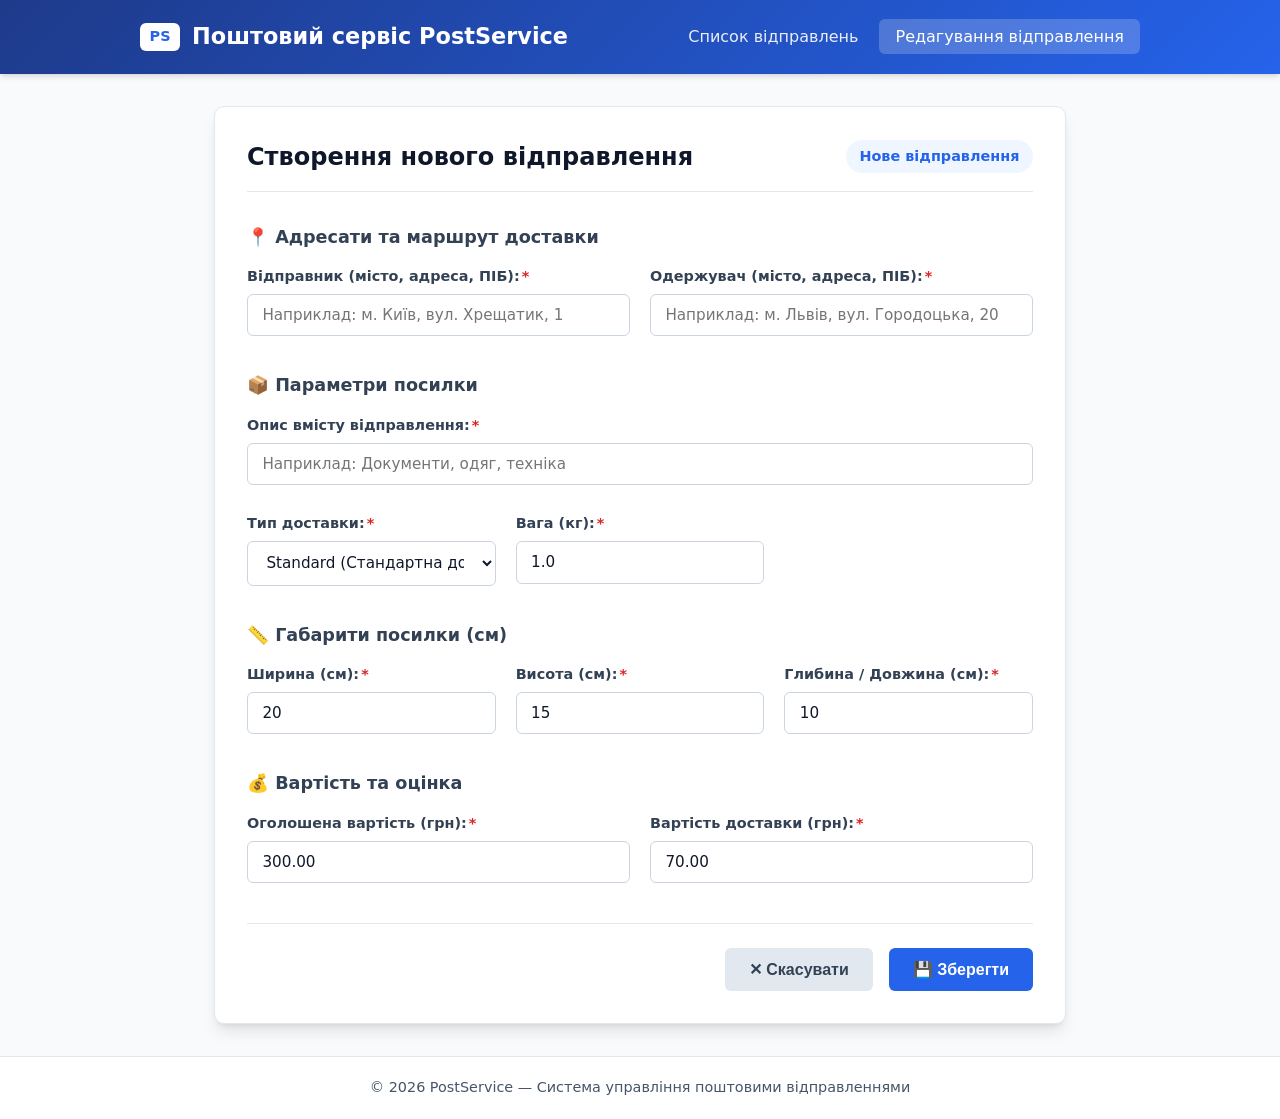
<file: edit.html>
<!DOCTYPE html>
<html lang="uk">
<head>
    <meta charset="UTF-8">
    <meta name="viewport" content="width=device-width, initial-scale=1.0">
    <title>Редагування поштового відправлення — PostService</title>
    <link rel="stylesheet" href="style.css">
</head>
<body>

    <!-- 1. Заголовок сайту -->
    <header class="site-header">
        <div class="header-container">
            <a href="index.html" class="logo">
                <span class="logo-badge">PS</span>
                <span>Поштовий сервіс PostService</span>
            </a>
            <nav class="nav-links">
                <a href="index.html">Список відправлень</a>
                <a href="edit.html" class="active">Редагування відправлення</a>
            </nav>
        </div>
    </header>

    <!-- Основна частина сторінки -->
    <main class="main-content">
        <div class="card">
            <!-- 2. Назва сторінки -->
            <div class="page-title-block">
                <h1 class="page-title" id="pageTitleText">Редагування поштового відправлення</h1>
                <span class="item-id-badge" id="shipmentBadge">Завантаження...</span>
            </div>

            <!-- Блок для повідомлення про статус збереження/помилку сервера -->
            <div id="statusAlert" class="alert"></div>

            <!-- 3. Форма для вводу даних -->
            <form id="postingForm" novalidate>
                <input type="hidden" id="postingId" name="id" value="0">

                <!-- Секція: Маршрут та адресати -->
                <div class="form-section">
                    <h3 class="section-subtitle">📍 Адресати та маршрут доставки</h3>
                    <div class="form-grid">
                        <div class="form-group">
                            <label for="fromInput">Відправник (місто, адреса, ПІБ):<span class="required-star">*</span></label>
                            <input type="text" id="fromInput" name="from" placeholder="Наприклад: м. Київ, вул. Хрещатик, 1">
                            <span class="error-message" id="fromError"></span>
                        </div>

                        <div class="form-group">
                            <label for="toInput">Одержувач (місто, адреса, ПІБ):<span class="required-star">*</span></label>
                            <input type="text" id="toInput" name="to" placeholder="Наприклад: м. Львів, вул. Городоцька, 20">
                            <span class="error-message" id="toError"></span>
                        </div>
                    </div>
                </div>

                <!-- Секція: Параметри відправлення -->
                <div class="form-section">
                    <h3 class="section-subtitle">📦 Параметри посилки</h3>
                    <div class="form-grid">
                        <div class="form-group full-width">
                            <label for="contentInput">Опис вмісту відправлення:<span class="required-star">*</span></label>
                            <input type="text" id="contentInput" name="content" placeholder="Наприклад: Документи, одяг, техніка">
                            <span class="error-message" id="contentError"></span>
                        </div>

                        <div class="form-group">
                            <label for="deliveryTypeSelect">Тип доставки:<span class="required-star">*</span></label>
                            <select id="deliveryTypeSelect" name="deliveryType">
                                <option value="0">Standard (Стандартна доставка)</option>
                                <option value="1">Courier (Кур'єрська доставка)</option>
                                <option value="2">Express (Експрес-доставка)</option>
                            </select>
                            <span class="error-message" id="deliveryTypeError"></span>
                        </div>

                        <div class="form-group">
                            <label for="weightInput">Вага (кг):<span class="required-star">*</span></label>
                            <input type="number" id="weightInput" name="weight" step="0.01" min="0.01" max="1000" placeholder="0.5">
                            <span class="error-message" id="weightError"></span>
                        </div>
                    </div>
                </div>

                <!-- Секція: Габарити -->
                <div class="form-section">
                    <h3 class="section-subtitle">📏 Габарити посилки (см)</h3>
                    <div class="form-grid">
                        <div class="form-group">
                            <label for="widthInput">Ширина (см):<span class="required-star">*</span></label>
                            <input type="number" id="widthInput" name="width" min="1" max="300" placeholder="20">
                            <span class="error-message" id="widthError"></span>
                        </div>

                        <div class="form-group">
                            <label for="heightInput">Висота (см):<span class="required-star">*</span></label>
                            <input type="number" id="heightInput" name="height" min="1" max="300" placeholder="15">
                            <span class="error-message" id="heightError"></span>
                        </div>

                        <div class="form-group">
                            <label for="depthInput">Глибина / Довжина (см):<span class="required-star">*</span></label>
                            <input type="number" id="depthInput" name="depth" min="1" max="300" placeholder="10">
                            <span class="error-message" id="depthError"></span>
                        </div>
                    </div>
                </div>

                <!-- Секція: Вартість -->
                <div class="form-section">
                    <h3 class="section-subtitle">💰 Вартість та оцінка</h3>
                    <div class="form-grid">
                        <div class="form-group">
                            <label for="valueInput">Оголошена вартість (грн):<span class="required-star">*</span></label>
                            <input type="number" id="valueInput" name="value" step="0.01" min="0" placeholder="500.00">
                            <span class="error-message" id="valueError"></span>
                        </div>

                        <div class="form-group">
                            <label for="priceInput">Вартість доставки (грн):<span class="required-star">*</span></label>
                            <input type="number" id="priceInput" name="price" step="0.01" min="0" placeholder="75.00">
                            <span class="error-message" id="priceError"></span>
                        </div>
                    </div>
                </div>

                <!-- 4. Дві кнопки: Зберегти та Скасувати -->
                <div class="form-actions">
                    <button type="button" id="btnCancel" class="btn btn-secondary">
                        ✕ Скасувати
                    </button>
                    <button type="button" id="btnSave" class="btn btn-primary">
                        💾 Зберегти
                    </button>
                </div>
            </form>
        </div>
    </main>

    <!-- Футер -->
    <footer class="site-footer">
        <p>© 2026 PostService — Система управління поштовими відправленнями</p>
    </footer>

    <!-- Скрипт з обробниками change, input, click та валідацією -->
    <script src="edit.js"></script>
</body>
</html>
</file>
<file: style.css>
:root {
    --primary: #2563eb;
    --primary-hover: #1d4ed8;
    --primary-light: #eff6ff;
    --success: #16a34a;
    --danger: #dc2626;
    --danger-light: #fef2f2;
    --gray-50: #f8fafc;
    --gray-100: #f1f5f9;
    --gray-200: #e2e8f0;
    --gray-300: #cbd5e1;
    --gray-600: #475569;
    --gray-700: #334155;
    --gray-800: #1e293b;
    --gray-900: #0f172a;
    --radius: 10px;
    --shadow: 0 4px 6px -1px rgba(0, 0, 0, 0.1), 0 2px 4px -2px rgba(0, 0, 0, 0.1);
    --shadow-lg: 0 10px 15px -3px rgba(0, 0, 0, 0.1), 0 4px 6px -4px rgba(0, 0, 0, 0.1);
}

* {
    box-sizing: border-box;
    margin: 0;
    padding: 0;
}

body {
    font-family: 'Segoe UI', system-ui, -apple-system, sans-serif;
    background-color: var(--gray-50);
    color: var(--gray-800);
    line-height: 1.5;
    min-height: 100vh;
    display: flex;
    flex-direction: column;
}

/* Шапка сайту */
.site-header {
    background: linear-gradient(135deg, #1e3a8a, #2563eb);
    color: white;
    padding: 1.25rem 2rem;
    box-shadow: var(--shadow);
}

.header-container {
    max-width: 1000px;
    margin: 0 auto;
    display: flex;
    justify-content: space-between;
    align-items: center;
}

.logo {
    display: flex;
    align-items: center;
    gap: 0.75rem;
    font-size: 1.4rem;
    font-weight: 700;
    text-decoration: none;
    color: white;
}

.logo-badge {
    background: white;
    color: var(--primary);
    padding: 0.2rem 0.6rem;
    border-radius: 6px;
    font-size: 0.9rem;
    font-weight: 800;
}

.nav-links a {
    color: rgba(255, 255, 255, 0.9);
    text-decoration: none;
    font-weight: 500;
    padding: 0.5rem 1rem;
    border-radius: 6px;
    transition: background 0.2s;
}

.nav-links a:hover, .nav-links a.active {
    background: rgba(255, 255, 255, 0.2);
    color: white;
}

/* Основний контент */
.main-content {
    flex: 1;
    max-width: 900px;
    width: 100%;
    margin: 2rem auto;
    padding: 0 1.5rem;
}

/* Карточка форми */
.card {
    background: white;
    border-radius: var(--radius);
    padding: 2rem;
    box-shadow: var(--shadow-lg);
    border: 1px solid var(--gray-200);
}

.page-title-block {
    margin-bottom: 2rem;
    border-bottom: 1px solid var(--gray-200);
    padding-bottom: 1rem;
    display: flex;
    justify-content: space-between;
    align-items: center;
    flex-wrap: wrap;
    gap: 1rem;
}

.page-title {
    font-size: 1.5rem;
    color: var(--gray-900);
    font-weight: 700;
}

.item-id-badge {
    background: var(--primary-light);
    color: var(--primary);
    padding: 0.35rem 0.85rem;
    border-radius: 20px;
    font-size: 0.9rem;
    font-weight: 600;
}

/* Секції форми */
.form-section {
    margin-bottom: 1.75rem;
}

.section-subtitle {
    font-size: 1.1rem;
    font-weight: 600;
    color: var(--gray-700);
    margin-bottom: 1rem;
    display: flex;
    align-items: center;
    gap: 0.5rem;
}

.form-grid {
    display: grid;
    grid-template-columns: repeat(auto-fit, minmax(240px, 1fr));
    gap: 1.25rem;
}

.form-group {
    display: flex;
    flex-direction: column;
    margin-bottom: 0.5rem;
}

.form-group.full-width {
    grid-column: 1 / -1;
}

label {
    font-weight: 600;
    font-size: 0.9rem;
    margin-bottom: 0.4rem;
    color: var(--gray-700);
}

.required-star {
    color: var(--danger);
    margin-left: 2px;
}

/* Поля вводу */
input[type="text"],
input[type="number"],
select,
textarea {
    width: 100%;
    padding: 0.7rem 0.9rem;
    font-size: 0.95rem;
    font-family: inherit;
    border: 1.5px solid var(--gray-300);
    border-radius: 6px;
    background-color: white;
    color: var(--gray-900);
    transition: all 0.2s ease-in-out;
}

input:focus,
select:focus,
textarea:focus {
    outline: none;
    border-color: var(--primary);
    box-shadow: 0 0 0 3px rgba(37, 99, 235, 0.15);
}

/* ВАЛІДАЦІЙНІ СТАНИ (Вимога завдання) */
/* Підсвічування невалідного поля */
input.is-invalid,
select.is-invalid,
textarea.is-invalid {
    border-color: var(--danger) !important;
    background-color: var(--danger-light);
    box-shadow: 0 0 0 3px rgba(220, 38, 38, 0.15) !important;
}

/* Повідомлення про помилку */
.error-message {
    color: var(--danger);
    font-size: 0.82rem;
    margin-top: 0.35rem;
    font-weight: 500;
    display: none; /* ховається за замовчуванням */
}

.error-message.show {
    display: block;
}

/* Підказка */
.field-hint {
    color: var(--gray-600);
    font-size: 0.8rem;
    margin-top: 0.25rem;
}

/* Кнопки дій */
.form-actions {
    display: flex;
    justify-content: flex-end;
    gap: 1rem;
    margin-top: 2rem;
    padding-top: 1.5rem;
    border-top: 1px solid var(--gray-200);
}

.btn {
    display: inline-flex;
    align-items: center;
    justify-content: center;
    gap: 0.5rem;
    padding: 0.75rem 1.5rem;
    font-size: 1rem;
    font-weight: 600;
    border-radius: 6px;
    cursor: pointer;
    transition: all 0.2s ease;
    border: none;
    text-decoration: none;
}

.btn-primary {
    background-color: var(--primary);
    color: white;
}

.btn-primary:hover {
    background-color: var(--primary-hover);
    box-shadow: 0 4px 6px rgba(37, 99, 235, 0.25);
}

.btn-secondary {
    background-color: var(--gray-200);
    color: var(--gray-700);
}

.btn-secondary:hover {
    background-color: var(--gray-300);
    color: var(--gray-900);
}

/* Сповіщення (Alerts) */
.alert {
    padding: 1rem 1.25rem;
    border-radius: 8px;
    margin-bottom: 1.5rem;
    display: none;
    font-weight: 500;
}

.alert.show {
    display: block;
}

.alert-success {
    background-color: #f0fdf4;
    border: 1px solid #bbf7d0;
    color: #166534;
}

.alert-danger {
    background-color: #fef2f2;
    border: 1px solid #fecaca;
    color: #991b1b;
}

/* Таблиця для index.html (список) */
.table-responsive {
    overflow-x: auto;
    margin-top: 1.5rem;
}

.postings-table {
    width: 100%;
    border-collapse: collapse;
    text-align: left;
}

.postings-table th,
.postings-table td {
    padding: 0.85rem 1rem;
    border-bottom: 1px solid var(--gray-200);
}

.postings-table th {
    background-color: var(--gray-100);
    color: var(--gray-700);
    font-size: 0.85rem;
    text-transform: uppercase;
    letter-spacing: 0.05em;
}

.postings-table tr:hover {
    background-color: var(--gray-50);
}

.badge {
    display: inline-block;
    padding: 0.25rem 0.6rem;
    border-radius: 12px;
    font-size: 0.8rem;
    font-weight: 600;
}

.badge-standard { background: #e0f2fe; color: #0369a1; }
.badge-courier { background: #fef3c7; color: #b45309; }
.badge-express { background: #fce7f3; color: #be185d; }

.btn-sm {
    padding: 0.35rem 0.75rem;
    font-size: 0.85rem;
}

/* Футер */
.site-footer {
    background: white;
    border-top: 1px solid var(--gray-200);
    text-align: center;
    padding: 1.25rem;
    color: var(--gray-600);
    font-size: 0.9rem;
    margin-top: auto;
}
</file>
